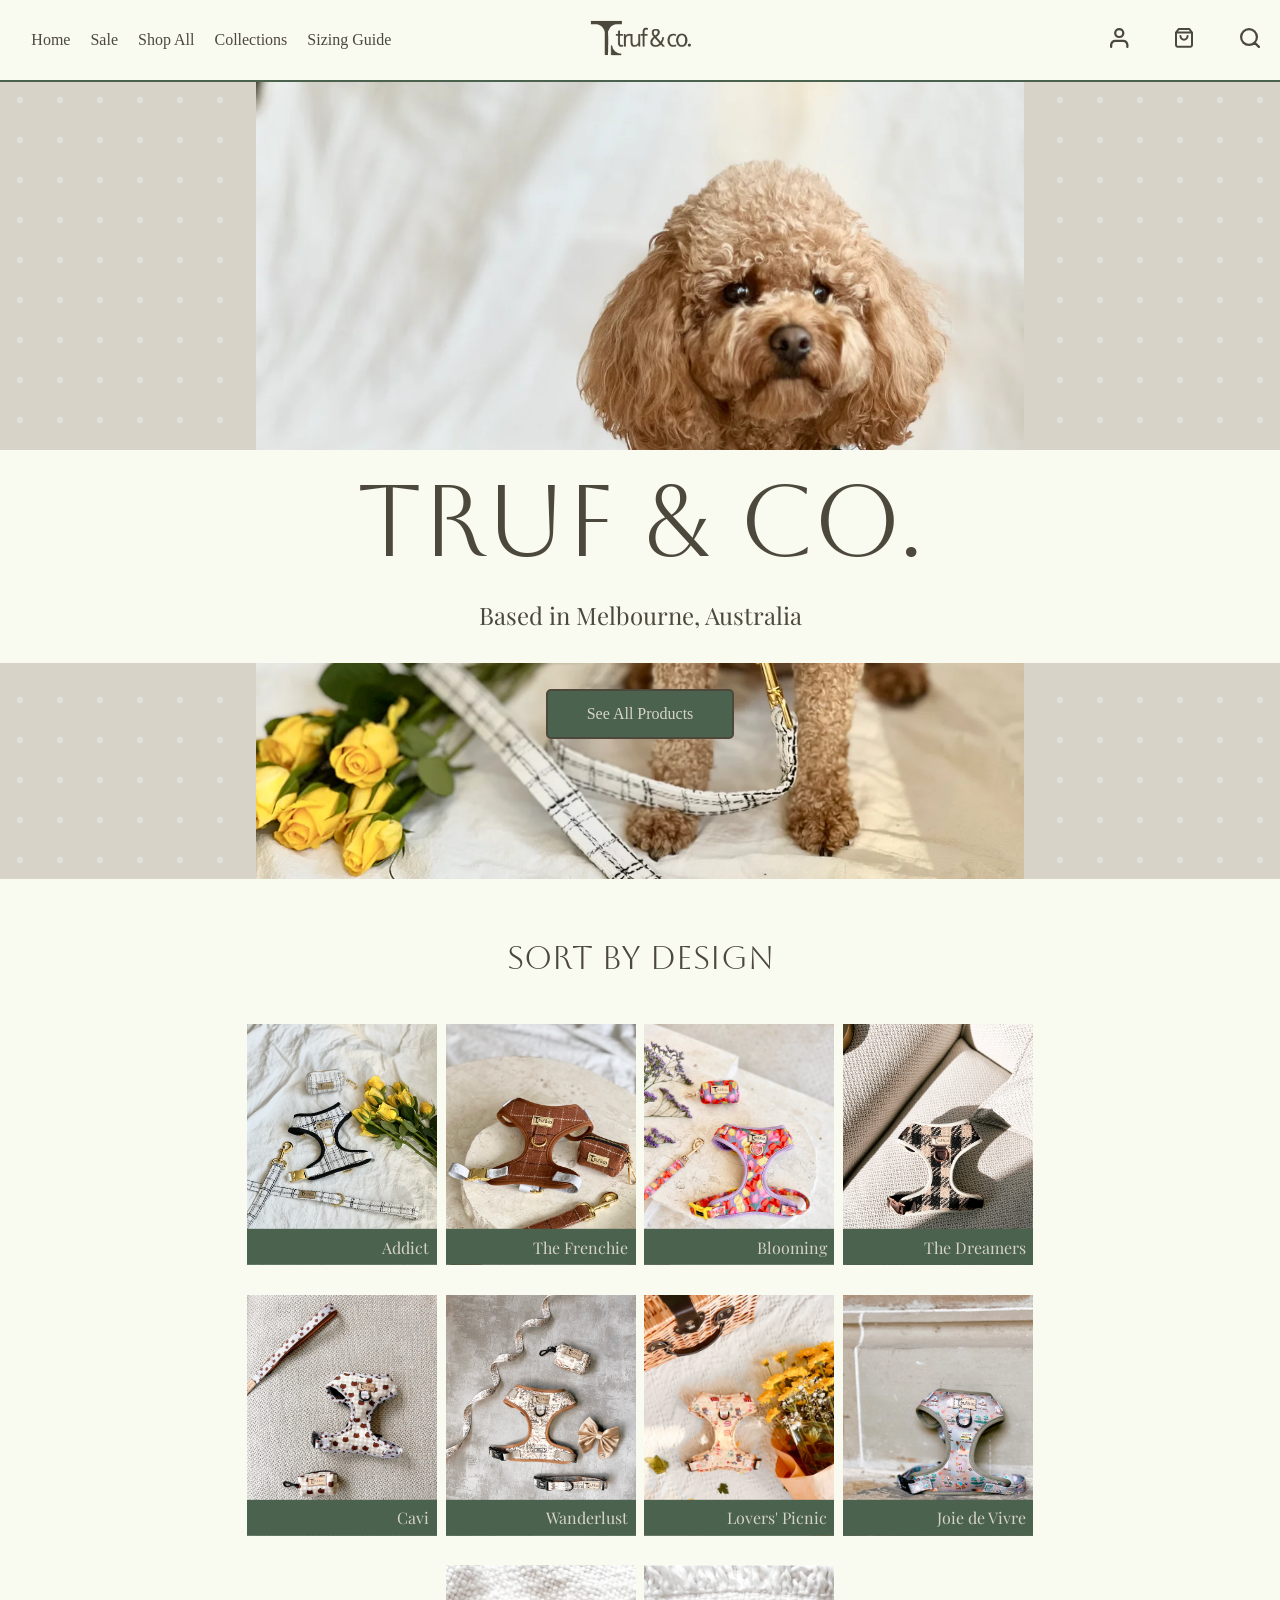
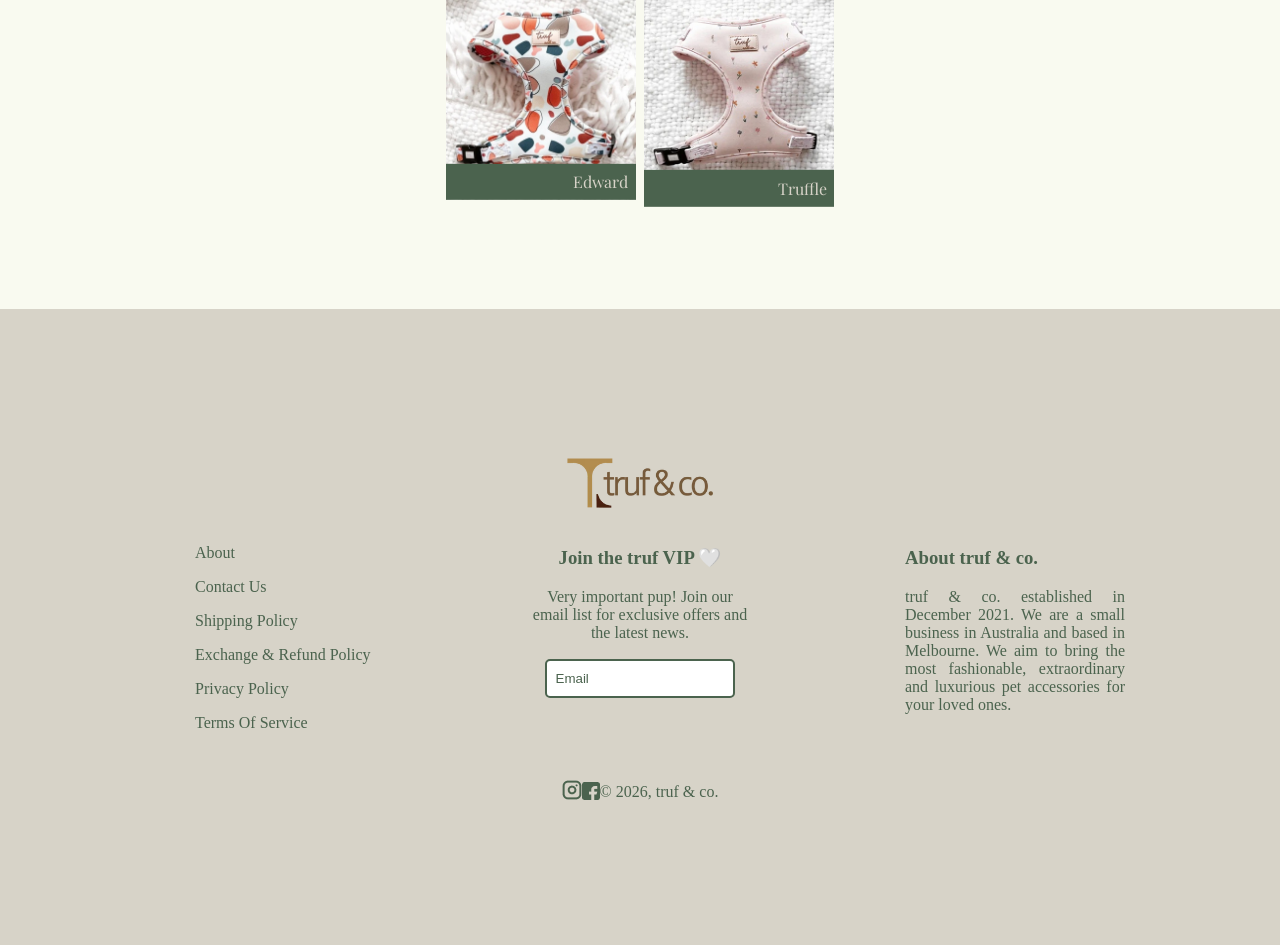
<file: index.html>
<!DOCTYPE html>
<html lang="en">
<head>
    <meta charset="UTF-8">
    <meta name="viewport" content="width=device-width, initial-scale=1.0">
    <title>truf & co.</title>
    
    <link rel="stylesheet" href="style.css">
    <link rel="preconnect" href="https://fonts.googleapis.com">
    <link rel="preconnect" href="https://fonts.gstatic.com" crossorigin>
    <link href="https://fonts.googleapis.com/css2?family=Aboreto&family=Playfair+Display:ital,wght@0,400..900;1,400..900&display=swap" rel="stylesheet">
    
</head>
<body>
    <nav>
        <ul class="leftAlign">
            <li class="desktop"><a href="index.html">Home</a></li>
            <li class="desktop"><a href="">Sale</a></li>
            <li class="desktop">
                <div class="dropdown desktop">
                    <a href="allProducts.html" class="dropbtn">Shop All</a><br>
                    <aside class="dropdownContent">
                            <br><a href="harnessProductListing.html">Harnesses</a> <br><br>
                            <a href="sweaterProductListing.html">Sweaters & Jumpers</a><br><br>
                            <a href="">Bandanas</a><br><br>
                            <a href="">Leashes</a><br><br>
                            <a href="">Collars</a><br><br>
                            <a href="">Waste Bag Holders</a><br><br>
                            <a href="">Accessories</a><br><br>
                            <a href="">For Hoomans</a><br>
                    </aside>

                    
                </div>
            </li>

            <li class="desktop">
                <div class="dropdown">
                    <a class="dropbtn">Collections</a><br>
                    <aside class="dropdownContent">
                            <br><a href="addictProductListing.html">Addict</a> <br><br>
                            <a href="">The Frenchie</a><br><br>
                            <a href="">Blooming</a><br><br>
                            <a href="">The Dreamers</a><br><br>
                            <a href="">Cavi</a><br><br>
                            <a href="">Wanderlust</a><br><br>
                            <a href="">Lover's Picnic</a><br><br>
                            <a href="">Joie de Vivre</a><br><br>
                            <a href="">Edward</a><br><br>
                            <a href="">Truffle</a><br>
                    </aside>
                </div>    
            </li>
            <li class="desktop"><a href="">Sizing Guide</a></li>

            <li><div class="mobile">
            <a href="index.html" style="border: none;"><img src="image/truflogo1Vectorized.png" height="40px"></a>
            </li>
        </div>
        </ul>



        <div class="center">
            <a class="desktop" href="index.html" style="border: none;"><img src="image/truflogo1Vectorized.png" height="40px"></a>
        </div>


        <div class="rightAlign">
            <span><a><img src="image/profile.svg" height="20px"></a></span>
            <span><a href="cart.html"> <img src="image/shoppingBag.svg"height="20px"> </a></span>
            <span><a> <img src="image/search.svg"height="20px"> </a></span>
            <span class="mobile"><a onclick="hide('hamburger')"> <img src="image/hamburger.svg"height="20px"> </a></span>
            
        </div>
        <div id="hamburger" class="mobile hidden">
            
            <ul class="sideBar">
            <li class="badge"><a onclick="hide('hamburger')">></a></li>
            <li style="background-color: #D7D3C8;"><a href="index.html">Home</a></li>
            <li><a href="">Sale</a></li>
            <li>
                <details class="dropHamburg">
                    <summary><a href="allProducts.html" class="">Shop All</a></summary>
                    
                            <br><a href="harnessProductListing.html">Harnesses</a> <br><br>
                            <a href="sweaterProductListing.html">Sweaters & Jumpers</a><br><br>
                            <a href="">Bandanas</a><br><br>
                            <a href="">Leashes</a><br><br>
                            <a href="">Collars</a><br><br>
                            <a href="">Waste Bag Holders</a><br><br>
                            <a href="">Accessories</a><br><br>
                            <a href="">For Hoomans</a><br>
                </details> </li>
            <li>
                <details class="dropHamburg">
                    <summary><a class="dropbtn">Collections</a></summary>
                            <br><a href="addictProductListing.html">Addict</a> <br><br>
                            <a href="">The Frenchie</a><br><br>
                            <a href="">Blooming</a><br><br>
                            <a href="">The Dreamers</a><br><br>
                            <a href="">Cavi</a><br><br>
                            <a href="">Wanderlust</a><br><br>
                            <a href="">Lover's Picnic</a><br><br>
                            <a href="">Joie de Vivre</a><br><br>
                            <a href="">Edward</a><br><br>
                            <a href="">Truffle</a><br>
                </details>    
            </li>
            <li><a href="">Sizing Guide</a></li>
        </ul>
        </div>
    </nav>

    <div class="hero" >
        <img src="image/hero.webp" >
        <div class="overlay"> 
            <div class="banner">
                <h1>truf & co.</h1>
                <h2>Based in Melbourne, Australia</h2>
            </div>
            <button onclick="window.location.href='allProducts.html'">See All Products</button>
        </div>
        </div>
    </div>

    <main class="whiteBG" id="Collections">
        <h1 class="heading">Sort By Design</h1>
        <div id="allProducts" class="style"></div>
    </main>

    <footer>
            <img src="image/logo.png" style="height: 50px;" class="footerLogo desktop">
        <div class="footerInfo">
            <div class="footer2">
                <ul>
                    <li>About</li>
                    <li>Contact Us</li>
                    <li>Shipping Policy</li>
                    <li>Exchange & Refund Policy</li>
                    <li>Privacy Policy</li>
                    <li>Terms Of Service</li>
                </ul>
            </div>

            <div class="footer1"> 
                <h3>Join the truf VIP 🤍</h3> 
                <p>Very important pup! Join our email list for exclusive offers and the latest news.</p>
                <input type="email" value="Email">
            </div>
            
            <div class="footer3">
                <h3>About truf & co.</h1>
                truf & co. established in December 2021. We are a small business in Australia and based in Melbourne. We aim to bring the most fashionable, extraordinary and luxurious pet accessories for your loved ones.
                </div>
        </div>
        
        <div class="footerBottom">
            <span><img src="image/Instagram.png"><img src="image/Group 24.png"></span>
            <p>© 2026, truf & co.</p>
        </div>
    </footer>
</body>
<script src="products.js"></script>
<script src="script.js"></script>
</html>
</file>
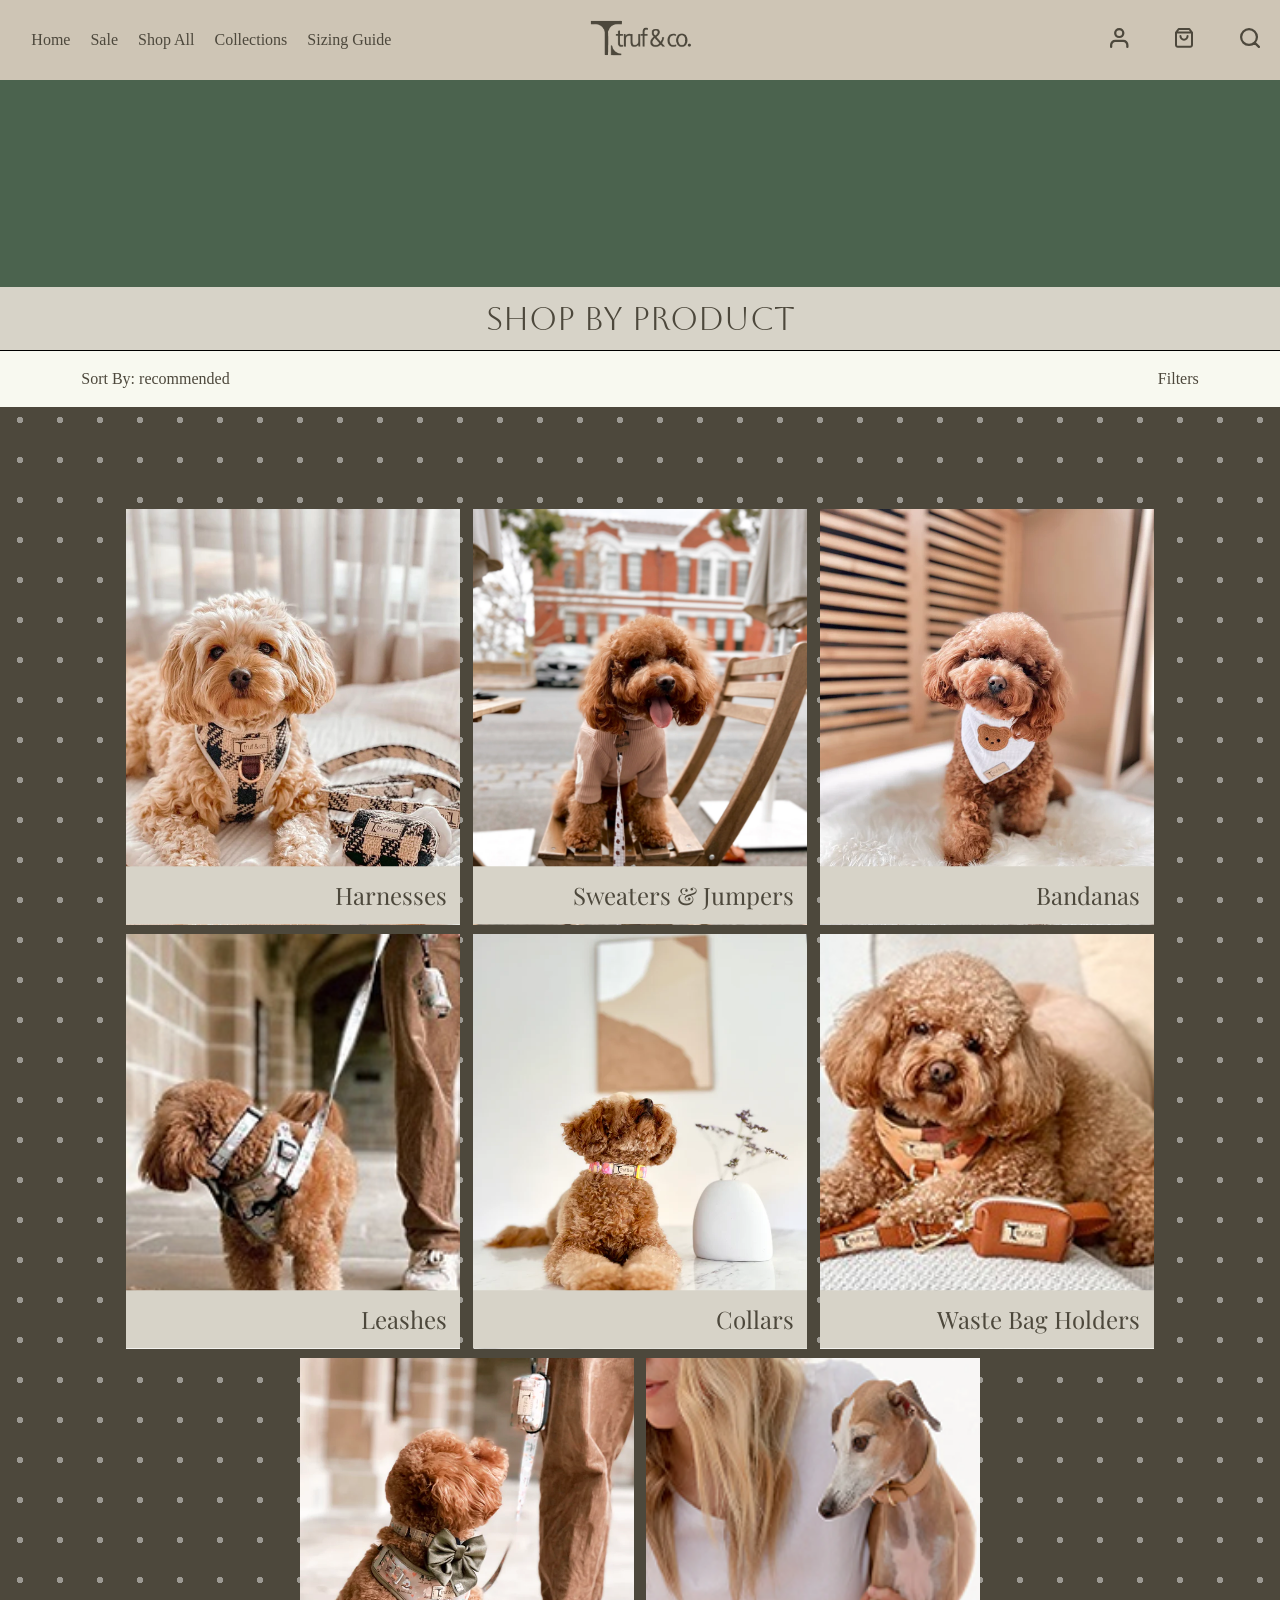
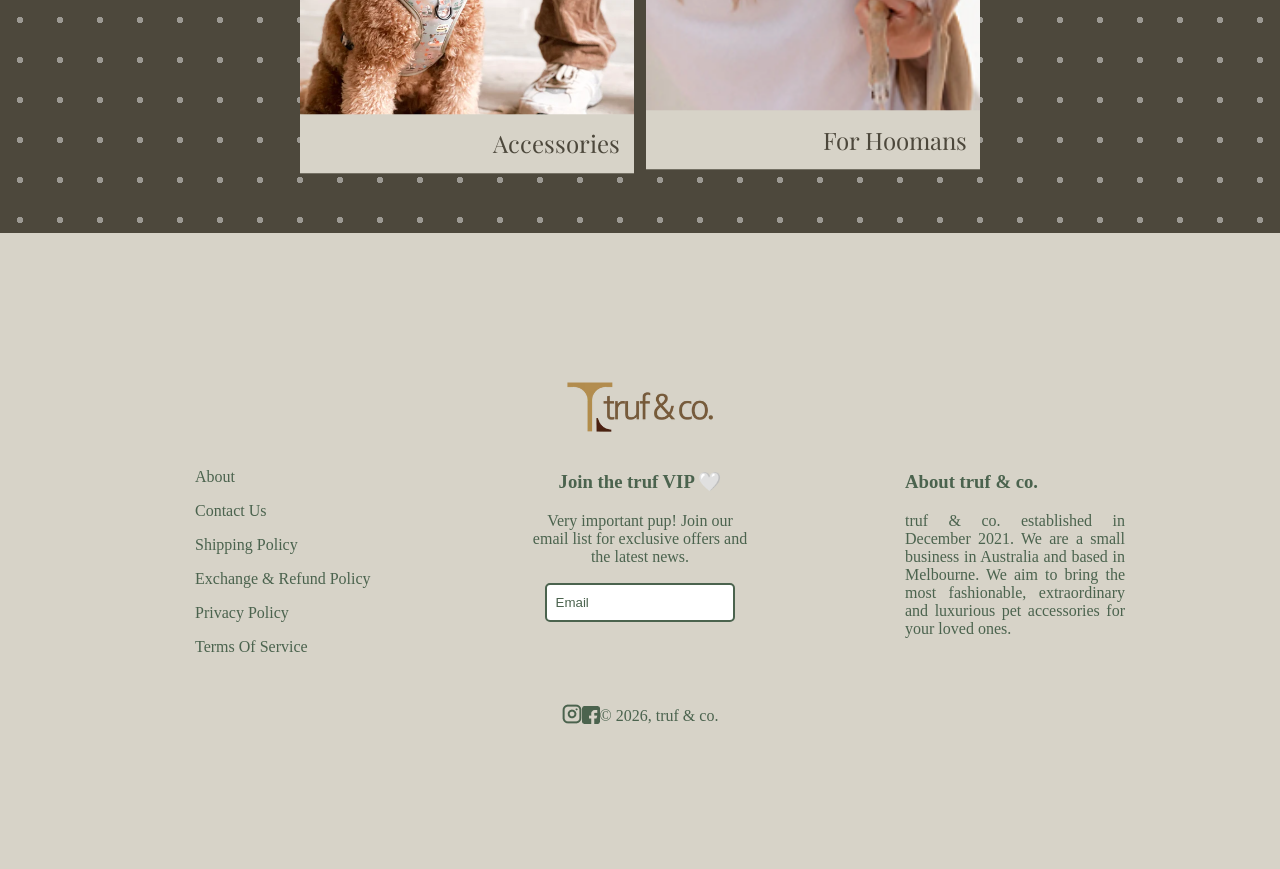
<file: allProducts.html>
<!DOCTYPE html>
<html lang="en">
<head>
    <meta charset="UTF-8">
    <meta name="viewport" content="width=device-width, initial-scale=1.0">
    <title>All Products - truf & co</title>

    <link rel="stylesheet" href="style.css">
    <link rel="preconnect" href="https://fonts.googleapis.com">
    <link rel="preconnect" href="https://fonts.gstatic.com" crossorigin>
    <link href="https://fonts.googleapis.com/css2?family=Aboreto&family=Playfair+Display:ital,wght@0,400..900;1,400..900&display=swap" rel="stylesheet">
</head>
<body class="productPage">
    <nav class="productPageNav">
        <ul class="leftAlign">
            <li class="desktop"><a href="index.html">Home</a></li>
            <li class="desktop"><a href="">Sale</a></li>
            <li class="desktop">
                <div class="dropdown desktop">
                    <a href="allProducts.html" class="dropbtn">Shop All</a><br>
                    <aside class="dropdownContent">
                            <br><a href="harnessProductListing.html">Harnesses</a> <br><br>
                            <a href="sweaterProductListing.html">Sweaters & Jumpers</a><br><br>
                            <a href="">Bandanas</a><br><br>
                            <a href="">Leashes</a><br><br>
                            <a href="">Collars</a><br><br>
                            <a href="">Waste Bag Holders</a><br><br>
                            <a href="">Accessories</a><br><br>
                            <a href="">For Hoomans</a><br>
                    </aside>

                    
                </div>
            </li>

            <li class="desktop">
                <div class="dropdown">
                    <a class="dropbtn">Collections</a><br>
                    <aside class="dropdownContent">
                            <br><a href="addictProductListing.html">Addict</a> <br><br>
                            <a href="">The Frenchie</a><br><br>
                            <a href="">Blooming</a><br><br>
                            <a href="">The Dreamers</a><br><br>
                            <a href="">Cavi</a><br><br>
                            <a href="">Wanderlust</a><br><br>
                            <a href="">Lover's Picnic</a><br><br>
                            <a href="">Joie de Vivre</a><br><br>
                            <a href="">Edward</a><br><br>
                            <a href="">Truffle</a><br>
                    </aside>
                </div>    
            </li>
            <li class="desktop"><a href="">Sizing Guide</a></li>

            <li><div class="mobile">
            <a href="index.html" style="border: none;"><img src="image/truflogo1Vectorized.png" height="40px"></a>
            </li>
        </div>
        </ul>



        <div class="center">
            <a class="desktop" href="index.html"><img src="image/truflogo1Vectorized.png" height="40px"></a>
        </div>


        <div class="rightAlign">
            <span><a><img src="image/profile.svg" height="20px"></a></span>
            <span><a href="cart.html"> <img src="image/shoppingBag.svg"height="20px"> </a></span>
            <span><a> <img src="image/search.svg"height="20px"> </a></span>
            <span class="mobile"><a onclick="hide('hamburger')"> <img src="image/hamburger.svg"height="20px"> </a></span>
            
        </div>
        <div id="hamburger" class="mobile hidden">
            
            <ul class="sideBar">
            <li class="badge"><a onclick="hide('hamburger')">></a></li>
            <li style="background-color: #D7D3C8;"><a href="index.html">Home</a></li>
            <li><a href="">Sale</a></li>
            <li>
                <details class="dropHamburg">
                    <summary><a href="allProducts.html" class="">Shop All</a></summary>
                    
                            <br><a href="harnessProductListing.html">Harnesses</a> <br><br>
                            <a href="sweaterProductListing.html">Sweaters & Jumpers</a><br><br>
                            <a href="">Bandanas</a><br><br>
                            <a href="">Leashes</a><br><br>
                            <a href="">Collars</a><br><br>
                            <a href="">Waste Bag Holders</a><br><br>
                            <a href="">Accessories</a><br><br>
                            <a href="">For Hoomans</a><br>
                </details> </li>
            <li>
                <details class="dropHamburg">
                    <summary><a class="dropbtn">Collections</a></summary>
                            <br><a href="addictProductListing.html">Addict</a> <br><br>
                            <a href="">The Frenchie</a><br><br>
                            <a href="">Blooming</a><br><br>
                            <a href="">The Dreamers</a><br><br>
                            <a href="">Cavi</a><br><br>
                            <a href="">Wanderlust</a><br><br>
                            <a href="">Lover's Picnic</a><br><br>
                            <a href="">Joie de Vivre</a><br><br>
                            <a href="">Edward</a><br><br>
                            <a href="">Truffle</a><br>
                </details>    
            </li>
            <li><a href="">Sizing Guide</a></li>
        </ul>
        </div>
    </nav>

    <div class="wrapper">
        <br><br><br>
    </div>

    <div class="stickyTitle">
        <div class="titleHeading">
            <h1>Shop By Product </h1>
        </div>
    </div>

    <div class="Filter">
        <p>Sort By: recommended </p>
        <p>Filters </p>
    </div>
    <main>
        <div id="allProducts" class="productType"></div>
    </main>

    <footer>
            <img src="image/logo.png" style="height: 50px;" class="footerLogo desktop">
        <div class="footerInfo">
            <div class="footer2">
                <ul>
                    <li>About</li>
                    <li>Contact Us</li>
                    <li>Shipping Policy</li>
                    <li>Exchange & Refund Policy</li>
                    <li>Privacy Policy</li>
                    <li>Terms Of Service</li>
                </ul>
            </div>

            <div class="footer1"> 
                <h3>Join the truf VIP 🤍</h3> 
                <p>Very important pup! Join our email list for exclusive offers and the latest news.</p>
                <input type="email" value="Email">
            </div>
            
            <div class="footer3">
                <h3>About truf & co.</h1>
                truf & co. established in December 2021. We are a small business in Australia and based in Melbourne. We aim to bring the most fashionable, extraordinary and luxurious pet accessories for your loved ones.
                </div>
        </div>
        
        <div class="footerBottom">
            <span><img src="image/Instagram.png"><img src="image/Group 24.png"></span>
            <p>© 2026, truf & co.</p>
        </div>
    </footer>

    <script src="products.js"></script>
    <script src="script.js"></script>
    
</body>

</html>
</file>
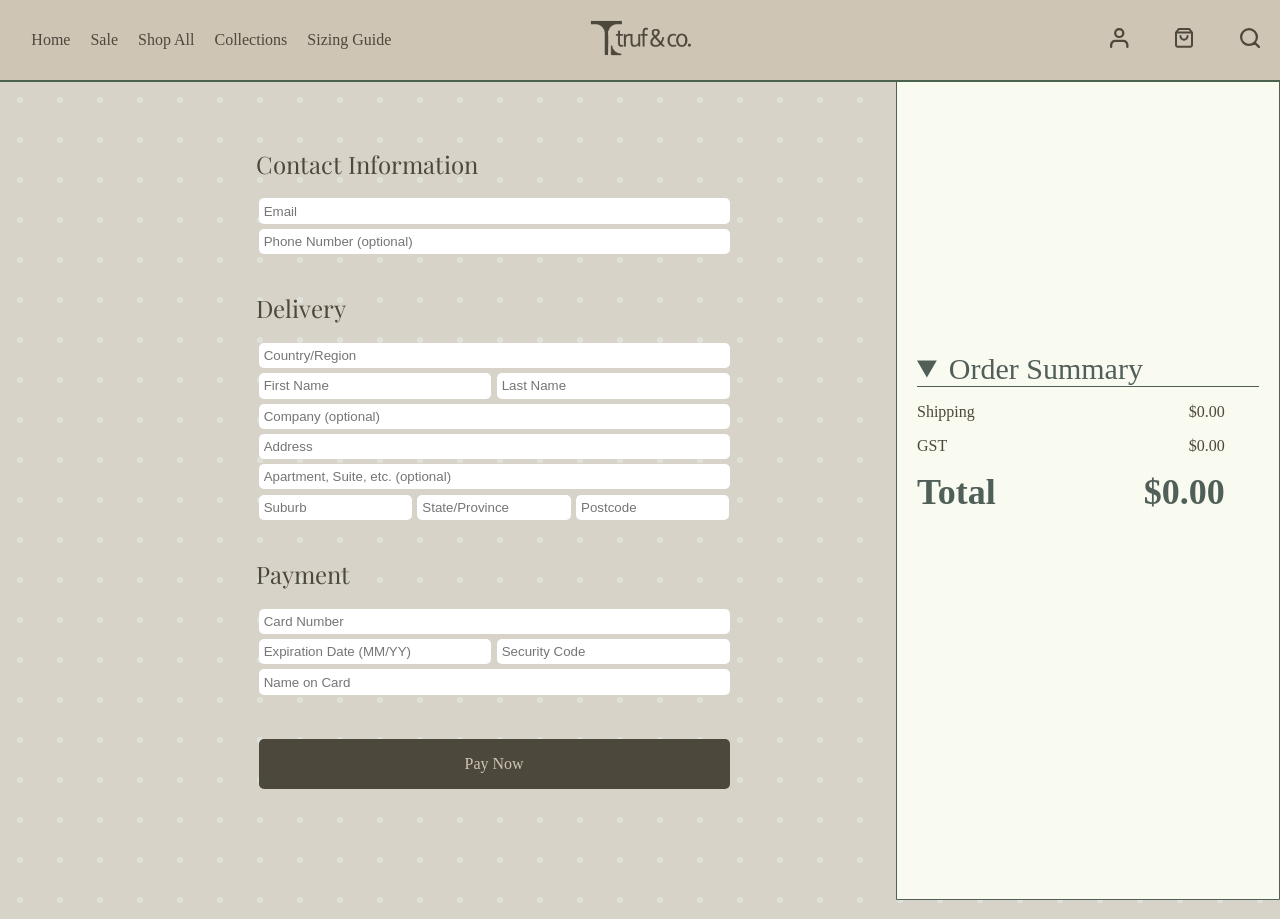
<file: checkout.html>
<!DOCTYPE html>
<html lang="en">
<head>
    <meta charset="UTF-8">
    <meta name="viewport" content="width=device-width, initial-scale=1.0">
    <title>Checkout - truf & co.</title>

     <link rel="stylesheet" href="style.css">
    <link rel="preconnect" href="https://fonts.googleapis.com">
    <link rel="preconnect" href="https://fonts.gstatic.com" crossorigin>
    <link href="https://fonts.googleapis.com/css2?family=Aboreto&family=Playfair+Display:ital,wght@0,400..900;1,400..900&display=swap" rel="stylesheet">
</head>
<body>
    <nav class="productPageNav">
        <ul class="leftAlign">
            <li class="desktop"><a href="index.html">Home</a></li>
            <li class="desktop"><a href="">Sale</a></li>
            <li class="desktop">
                <div class="dropdown desktop">
                    <a href="allProducts.html" class="dropbtn">Shop All</a><br>
                    <aside class="dropdownContent">
                            <br><a href="harnessProductListing.html">Harnesses</a> <br><br>
                            <a href="sweaterProductListing.html">Sweaters & Jumpers</a><br><br>
                            <a href="">Bandanas</a><br><br>
                            <a href="">Leashes</a><br><br>
                            <a href="">Collars</a><br><br>
                            <a href="">Waste Bag Holders</a><br><br>
                            <a href="">Accessories</a><br><br>
                            <a href="">For Hoomans</a><br>
                    </aside>

                    
                </div>
            </li>

            <li class="desktop">
                <div class="dropdown">
                    <a class="dropbtn">Collections</a><br>
                    <aside class="dropdownContent">
                            <br><a href="addictProductListing.html">Addict</a> <br><br>
                            <a href="">The Frenchie</a><br><br>
                            <a href="">Blooming</a><br><br>
                            <a href="">The Dreamers</a><br><br>
                            <a href="">Cavi</a><br><br>
                            <a href="">Wanderlust</a><br><br>
                            <a href="">Lover's Picnic</a><br><br>
                            <a href="">Joie de Vivre</a><br><br>
                            <a href="">Edward</a><br><br>
                            <a href="">Truffle</a><br>
                    </aside>
                </div>    
            </li>
            <li class="desktop"><a href="">Sizing Guide</a></li>

            <li><div class="mobile">
            <a href="index.html" style="border: none;"><img src="image/truflogo1Vectorized.png" height="40px"></a>
            </li>
        </div>
        </ul>



        <div class="center">
            <a class="desktop" href="index.html" style="border: none;"><img src="image/truflogo1Vectorized.png" height="40px"></a>
        </div>


        <div class="rightAlign">
            <span><a><img src="image/profile.svg" height="20px"></a></span>
            <span><a href="cart.html"> <img src="image/shoppingBag.svg"height="20px"> </a></span>
            <span><a> <img src="image/search.svg"height="20px"> </a></span>
            <span class="mobile"><a onclick="hide('hamburger')"> <img src="image/hamburger.svg"height="20px"> </a></span>
            
        </div>
        <div id="hamburger" class="mobile hidden">
            
            <ul class="sideBar">
            <li class="badge"><a onclick="hide('hamburger')">></a></li>
            <li style="background-color: #D7D3C8;"><a href="index.html">Home</a></li>
            <li><a href="">Sale</a></li>
            <li>
                <details class="dropHamburg">
                    <summary><a href="allProducts.html" class="">Shop All</a></summary>
                    
                            <br><a href="harnessProductListing.html">Harnesses</a> <br><br>
                            <a href="sweaterProductListing.html">Sweaters & Jumpers</a><br><br>
                            <a href="">Bandanas</a><br><br>
                            <a href="">Leashes</a><br><br>
                            <a href="">Collars</a><br><br>
                            <a href="">Waste Bag Holders</a><br><br>
                            <a href="">Accessories</a><br><br>
                            <a href="">For Hoomans</a><br>
                </details> </li>
            <li>
                <details class="dropHamburg">
                    <summary><a class="dropbtn">Collections</a></summary>
                            <br><a href="addictProductListing.html">Addict</a> <br><br>
                            <a href="">The Frenchie</a><br><br>
                            <a href="">Blooming</a><br><br>
                            <a href="">The Dreamers</a><br><br>
                            <a href="">Cavi</a><br><br>
                            <a href="">Wanderlust</a><br><br>
                            <a href="">Lover's Picnic</a><br><br>
                            <a href="">Joie de Vivre</a><br><br>
                            <a href="">Edward</a><br><br>
                            <a href="">Truffle</a><br>
                </details>    
            </li>
            <li><a href="">Sizing Guide</a></li>
        </ul>
        </div>
    </nav>

    <form id="checkoutForm">
        <h2>Contact Information</h2>
        <ul>
            <li class="row1">
                <input type="email" id="email" name="email" placeholder="Email" required>
            </li>
            <li class="row1">
                <input type="number" id="phone" name="phone" placeholder="Phone Number (optional)" oninput="this.value = this.value.replace(/\D/g, '')">
            </li>
        </ul>
        <h2>Delivery</h2>
        <ul>
            <li class="row1">
                <input type="text" id="country" name="country" placeholder="Country/Region" required>
            </li>
            <li class="row2">
                <input type="text" id="fName" name="fName" placeholder="First Name" required><input type="text" id="lName" name="lName" placeholder="Last Name" required>
            </li>
            <li class="row1">
                <input type="text" id="company" name="company" placeholder="Company (optional)">
            </li>
            <li class="row1">
                <input type="text" id="address" name="address" placeholder="Address" required>
            </li>
            <li class="row1">
                <input type="text" id="apartment" name="apartment" placeholder="Apartment, Suite, etc. (optional)">
            </li>
            <li class="row3">
                <input type="text" id="suburb" name="suburb" placeholder="Suburb" required><input type="text" id="country" name="country" placeholder="State/Province" required><input type="text" id="postcode" name="postcode" placeholder="Postcode" required>
            </li>
        </ul>
        <h2>Payment</h2>
        <ul>
            <li class="row1">
                <input type="number" id="card" name="card" placeholder="Card Number" required oninput="this.value = this.value.replace(/\D/g, '')">
            </li>
            <li class="row2">
                <input type="number" id="exp" name="exp" placeholder="Expiration Date (MM/YY)" required oninput="this.value = this.value.replace(/\D/g, '')"><input type="number" id="secCode" name="secCode" placeholder="Security Code" required oninput="this.value = this.value.replace(/\D/g, '')">
            </li>
            <li class="row1">
                <input type="text" id="cardName" name="cardName" placeholder="Name on Card" required>
            </li>
        </ul>

        <input class="submitB" onsubmit="payConfirm();" type="submit"  value="Pay Now">
        
    </form>

    <div id="purchaseComplete" class="hidden">
        <div class="innerpopup white">
            <h2 style="font-size: 40px; color: #4B634E;">Purchase <br> Completed!</h2>
            <div class="square"><svg xmlns="http://www.w3.org/2000/svg" width="36" height="26" viewBox="0 0 36 26" fill="none">
            <path d="M34 2L12 24L2 14" stroke="#4B634E" stroke-width="4" stroke-linecap="round" stroke-linejoin="round"/>
            </svg></div>
            <button onclick="window.location.href='index.html'"> Back to Home </button>
        </div>
    </div>

    
    <aside id="orderSum" class="orderSummaryPopup">
        <details open>
            <summary>Order Summary</summary>
            <div id="orderSummary"> </div>
        </details>
    </aside>
    
    <script src="products.js"></script>
    <script src="cart.js"></script>
    <script src="script.js"></script>
</body>
<script>
    const x = window.matchMedia("(max-width: 1200px)")
    orderSum(x);

    x.addEventListener('change', function() {
    orderSum(x);
    }); 
    const form = document.getElementById("checkoutForm");
    form.addEventListener('submit', function(event){
        event.preventDefault()
        payConfirm()
    });
</script>
</html>
</file>
<file: style.css>
:root {
  --polka-bg-image:
    radial-gradient(#dfe0d7 10.6%, transparent 5.6%);
  --polka-bg-position: 0px 0px, 40px 40px;
  --polka-bg-size: 40px 40px;
  --polka-bg-color: #D7D3C8;
}
body{
    margin: 0;
    margin-top: 80px;
    padding: 0;
    font-family: "Times New Roman", system-ui;
    overflow-x: hidden;
    color: #4D483C;
    background-image: var(--polka-bg-image);
    background-position: var(--polka-bg-position);
    background-size: var(--polka-bg-size);
    background-color: var(--polka-bg-color);    
}

main{
    margin: 6% 0;
}

a {
    text-decoration: none;
    color: #4D483C;
}

h1 {
    font-family: "Aboreto", system-ui;
    font-weight: 100;
    font-style: normal;
}
h2 {
    font-family: "Playfair Display", system-ui;
    font-weight: 100;
    font-style: normal;
}
button {
    background: #CEC5B5; 
    border: 0;
    height: 50px;
    cursor:pointer;
    border-radius: 5px;
    font-size: 16px;
    font-family: 'Times New Roman', Times, serif;
}

button:hover, .submitB:hover {
    cursor: pointer;
    background-color: #4B634E;
    color: #CEC5B5;
    box-shadow: 0px 4px 5px rgba(77, 72, 60, .4) ;
}
@keyframes slideInDown {
    from {
        transform: translateY(100%);
        opacity: 0;
    }
    to {
        transform: translateY(0);
        opacity: 1;
    }
}

@keyframes fadeIn {
    from {
        opacity: 0;
    }
    to {
        opacity: 1;
    }
}


                                                                  /* Nav bar */

nav {
    height: 80px;
    width: 100%;
    display: grid;
    position: fixed;
    top: 0;
    left: 0;
    grid-template-columns:1fr 1fr 1fr;
    align-items: center;
    padding: 0;
    z-index: 10;
    background-color: #f9faf0;
    border-bottom: 2px solid #4B634E;
}
.leftAlign {
    justify-self: start;
    width: 100%;
    height: 50px;
    display: flex;
    flex-direction: row;
}

.center {
    justify-self: center;
}

.rightAlign {
    justify-self: end;
    width: 150px;
    padding-left: 20px;
    padding-right: 20px;
    display: flex;
    justify-content: space-between;
}
nav > ul{
    margin:0 5% 0 5%;
    padding:0;
    list-style-type: none;
}

nav li{
    padding: 10px ;
    margin-top: auto;
    margin-bottom: auto;
    flex-shrink: 0;
    height:fit-content;
}

.dropdownContent {
    display: none;
    background-color: #F8F9F0;
}

.dropdownContent a{
    margin: 10px;
    padding: 5px;
}

.dropdownContent a:hover, nav a:hover{
    border-bottom: #4B634E 1px solid;
}


.dropdown:hover .dropdownContent {
    display: block;
    position: absolute;
    padding: 10px;
    border-radius: 2px;
    animation: fadeIn .1s ease-out;
}
.productPageNav {
    background-color: #CEC5B5;
}
.productPageNav .dropdownContent{
    background-color: #CEC5B5;
}
.productNav {
    background-color: #F8F9F0;
}
.mobile {
    display: none;
}

#hamburger {
    height: 100%;
    width: 80%;
    background-color: #F8F9F0;
    position:fixed;
    top: 0;
    right: 0;
    box-shadow: 10px 0 100px #4D483C;
}

.sideBar {
    list-style-type: none;
    margin-top: 20%;
    padding-left: 0px;
    font-weight: 400;
    font-size: 20px;
}
.sideBar li{
    padding-left: 10%;
}


                                                                  /* Footer */
footer {
    color: #4B634E;
    background-color: #D7D3C8;
    padding: 3% 5% 0;
    padding: 10%;
}
.footerLogo, .footerBottom{
    margin: 2% auto;
    display: flex;
    justify-content: center; 
    align-items: center;
    flex-direction: row;
}
.footerBottom{
    margin-bottom: 0;
}
footer input {
    margin: .5%;
    border: #4B634E 2px solid;
    padding: 10px 4%;
    border-radius: 5px;
    color: #4B634E;
}

.footerInfo {
    display: flex;
    justify-content: center;
    gap: 155px;
    width: 100%;
}
.footer1{
    justify-content: center;
    text-align: center;
    width: 220px;
    order: 2;
}
.footer2, .footer2 ul {
    display: flex;
    width: 220px;
    height: 218px;
    flex-direction: column;
    align-items: flex-start;
    gap: 16px;
    list-style-type: none;
}
.footer2 { order: 1; }
.footer3 {
    text-align: justify;
    align-items: flex-end;
    width: 220px;
    order: 3;
}
@media (max-width: 1000px) {
    .footerInfo{
        display: flex;
        gap: 0;
        flex-direction: column ;
        align-items: center;
        width: 100%;
    }
    .footer1 { 
        order: 1; 
        width: 100%;
    }
    .footer2 { 
        order: 2; 
        width: 100%;
    }
    .footer3 { 
        order: 3;
        width: 100%; 
    }
}
                                                                  /* Hero */



.hero{
    width: 100%;
    height: 50%;
}

.hero img{
    margin: 0 20% 0 20%;
    display: flex;
    justify-content: center;
    position: relative;
    max-height: 1024px;
    max-width: 60%;
    height: auto;
    width: 70%;
    object-fit: cover;
    z-index: 0;
}
.overlay {
    text-align: center;
    position: absolute;
    top: 50%;
    width: 100%;
    z-index: 1;
}
.banner{
    background-color: #f9faf0;
    padding: 1%;
    box-shadow: black 5px;
}

.banner h1{
    font-size: 100px;
    text-align: center;
    margin: 0;
}
.overlay button{
    margin-top: 2%;
    display: inline-flex;
    justify-content: center; 
    align-items: center;
    padding: 1.5% 3%;    
    background-color: #4B634E;
    color: #D7D3C8;
    border: #4D483C 2px solid;
}
@media (max-width: 1130px) {
    .hero {
        height: 735px;
        margin: 0;
    }
    .hero img{
        height: 100%;
        max-width: 100%;
        width: 100%;
        margin: 0;
    }
    .banner h1{
        font-size: 60px;
    }
}

                                                                  /* Product List Card */
#products {
    display: flex;
    flex-wrap: wrap;
    justify-content: center;
    padding-bottom: 5%;
}

.suggest {
    width: 90%;
    margin: auto;
    margin-top: 1%;
    padding: 1% 5% 5% 5% ;
    background-color: #F8F9F0;
}

.productCard{
    display: inline-flex;
    flex-wrap: wrap;
    justify-content: center;
    justify-content: space-between;
    width: 267px;
    height: 369px;
    margin: 1.2% 0.5%;
}
.productCard img{
    width: 267px;
    height: 306px;
    object-fit: cover;
}
.productText {
    z-index: 1;
    background-color: #F8F9F0;
    padding: 4%;
    padding-bottom: 0;
    height: 64px;
    color: #4B634E;
    font-size: 18px;
}
.productText p, .productText span{
    margin: 0 2% 0 2%;
    display: flex;
    float: left;
}
.productText h4 {
    margin: 1%;
    font-weight: 400;
}
.saleBadge {
    background-color: #4B634E;
    color: #D7D3C8;
    padding: 0 7%;
    margin-left: 2%;
    border-radius: 25px;
}
.offSale {
    background-color: #4D483C;
    color: #D7D3C8;
    padding: 0 7%;
    border-radius: 25px;
}
@media (max-width: 1130px) {
    .productCard{
        flex-direction: row;
        width: 190px;
        height: 262px;
        margin-bottom: 19%;
        
    }
    .productText{
        font-size: 16px;
    }
    .productCard img {
        width: 190px;
        max-height: 262px;
    }
    #products {
        padding-top: 10%;
        padding-bottom: 15%;
    }
}



                                                                  /* Headers */
.wrapper {
    width: 100%;
    height: auto;
    background-color: #4B634E;
    font-size: 60px;
    color: #F8F9F0;
    text-align: center;
}
.wrapper h1{
    padding: 10% 0;
    margin: 0;
}

.wrapper img {
    margin: 0;
    object-fit: cover;
    width: 100%;
    height: 750px;
}

.titleHeading {
    background-color: #D7D3C8;
    margin: 0;
    padding: 1% 0;
    text-align: center;
    border-bottom: black 1px solid;
}
.titleHeading h1{
    margin: 0;
}
.Filter {
    background-color: #F8F9F0;
    display: flex;
    justify-content: space-between;
    padding: 1.5%;
}
.Filter p{
    margin: 0 5%;  
}
.stickyTitle {
    position: sticky;
    z-index: 3;
    top: 80px;
}
                                                                  /* Section */
.productPage{
    background-color: #4D483C;
    --polka-bg-image:
    radial-gradient(#9C9993  10.6%, transparent 5.6%)
}
.productPage .wrapper img {
    height: 500px;
}
.whiteBG {
    background-color: #f9faf0;
    --polka-bg-image:
    radial-gradient(#D7D3C8  10.6%, transparent 5.6%);
    margin-top: 0;
    margin-bottom: 0;
}
#Collections {
    text-align: center;
    padding: 3% 0 100px 0;
}
                                                                  /* Section cards */
.productType {
    display: inline-flex;
    flex-wrap: wrap;
    justify-content: center;
}

.productSection {
    margin: 2% 0.5%;
    width: 334px;
    height: 373px;
}
.productSection img{
    width: 100%;
}
.productSection h2{
    width: 92%;
    background-color: #D7D3C8;
    position: relative;
    transform: translateY(-100%);
    padding: 4%;
    margin: 0;
    text-align: right;
}
.productType img {
    max-height: 415.167px;
    width: 100%;
}
.style {
    display: inline-flex;
    flex-wrap: wrap;
    justify-content: center;
    width: 70%;
    margin: 0 15%;
}
.style .productSection {
    max-height: 10%;
    width: 190px;
    margin: 3% 0.5%;
    height: 217px;
}
.style .productSection img{
    width: 100%;
    max-height: 241.133px;
}
.style .productSection h2{
    background-color: #4B634E;
    color: #D7D3C8;
    font-size: 100%;
}

.style img{
    width: 100%;
}

.imageB {
    display: none;
}
.imageA {
    display: block;
}
.productCard:hover, .productSection:hover {
    .imageA {
        display: none;
    }
    .imageB {
        display:block;
        box-shadow: 0px 4px 5px rgba(77, 72, 60, .4) ;
    }
}

@media (max-width: 1130px) {
    #allProducts {
        margin: 0;
        padding:0;
        flex-direction: row;
        width: 100%;
    }
    .productType .productSection {
        width: 190px;
        height: auto;
        max-height: 236.167px;
        margin-top: 0;
    }
    .productType .productSection img{
        width: 190px;
        height: auto;
        max-height: 236.167px;
    }
    .productType h2{
        font-size: 16px;
    }
}
                                                                  /* product page */
.productInfo {
    display: grid;
    grid-template-columns: 1fr 1fr;
    margin: 2% 4% 15% 4%;
    color: #515F59;
}
.productListing {
    background-color: #F8F9F0;
    --polka-bg-image:transparent;
}
.productListing .wrapper {
    height: 756px;
}
.productInfo h2 {
    margin: 0;
    font-size: 64px;
}
.productInfo .productPrice {
    margin: 0 0 5% 0;
    font-family: "helvetica";
    font-weight: bold;
    font-size: 32px;
}
.productDetails{
    margin: 2%;
}
.productDetails h4{
    margin: 1% 0 0 0;
    font-size: 24px;
    font-weight: normal;
}
.tableHeadings th{
    text-align:left;
    padding-bottom: 2%;
    font-size: 24px
}
.tableHeadings button{
    background: unset; 
    border: 0;
    text-align:left;
    padding-bottom: 1%;
    font-size: 24px;
    font-weight: bold;
    font-family: 'Times New Roman', Times, serif;
    color: #4B634E;
}
.tableData th, .tableData td{
 width: 50%;   
}
.productDetails table {
    width: 100%;
}



.quantity {
    display: grid;
    grid-template-columns:1fr 1fr 1fr;
    text-align: center;
    width: 50%;
    border: #4B634E 2px solid;
    border-radius: 5px;
}

.quantity button{
    background: unset; 
    border: 0;
    padding: 2%;
    color: #4B634E;
    cursor:pointer;
    box-shadow: none;
}
.addToCart button{
    margin-top: 6%;
    border: 0;
    width: 200%;
    height: 50px;
    cursor:pointer;
}

.tableButtons input {
    position: absolute;
    opacity: 0;
    cursor: pointer;
    height: 0;
    width: 0;
}
.tableButtons label{
    
    position: relative;
    cursor: pointer;
    font-size: 22px;
    user-select: none;
}

.tableButtons label input:checked ~ .checkmark {
  background-color: #515F59;
  color: #D7D3C8;
}
.size span {
    display: inline-block;
    height: 50px;
    width: 50px;
    text-align: center;
    background-color: unset;
    color: #515F59;
    border: #515F59 solid 2px;
    border-radius: 5px;
}
.size p{
    transform: translateY(-10px);
}
.colourSelect span{
    display: flex;
    float: left;
    width: 80px;
    height: 80px;
    border-radius: 50px;
    border: #4D483C solid 2px;
    margin-right: 20px;
    margin-bottom: 10%;
}
.colourSelect p{
    margin:auto;
}

.tableButtons label input:checked ~ #selectBeige {
  background-color: #F0D2C8;
}
.tableButtons label input:checked ~ #selectGrey {
  background-color: #CCCACA;
}

.productDetails summary{
    width: 100%;
    font-size: 20px;
    font-family: "Aboreto", system-ui;
    font-weight: 100;
    font-style: normal;
    padding: 3% 0;
    border-top: #4D483C solid 2px;
    cursor:pointer;
}
.productDetails summary::marker {
    content: "";
}


.productDetails details p{
    margin-left: 2%;
    margin-top: -2%;
}

#popup {
    padding: 0 45px;
    z-index: 5;
    position: fixed;
    top: 80px;
    right: 6%;
    justify-content: center;
    align-items: center;
    text-align: center; 
    background-color: rgba(215, 211, 200, 1);
    border: #4D483C 2px solid;
    border-radius: 5px;
}
#popup img {
    width: 200px;
    max-height: 200px;
    object-fit: cover;
    border-radius: 5px;
    border: #4D483C 2px solid;
}
#popup button {
    margin-top: 10%;
    width: 100%;
    border: #4D483C 2px solid;
}
.badge {
    position: absolute;
    top: 10px;
    right: 10px;
    cursor: pointer;
}

@media (max-width: 1130px) {
    .productPage .wrapper, .productPage .wrapper img {
    max-height: 200px;
    }
    .productInfo {
        display: flex;
        flex-direction: column;
        margin-bottom: 10%;
    }
    .productDetails {
        margin-bottom: 15%;
    }
    .productDetails h2{
        font-size: 36px;
    }
    .productDetails h4{
        font-size: 12px;
    }
    .productPrice span, .tableHeadings th {
        font-size: 20px;
    }
    .productListing .wrapper img, .productListing .wrapper {
        height: 50%;
    }

    .tableData span{
        width: 30%;
        height: 50px;
    }
}
                                                                  /* cart page */

#cart {
    display: flex;
    padding: 2%;
    justify-content: flex-start;
    align-items: center;
    flex-wrap: wrap;
}

.cartCard {
    text-align: center;
    width: 200px;
    margin: 1%;
    height: 650px;
    background: rgba(248, 249, 240, 0.50);
    border: 2px solid #515F59;
    padding: 10px 40px;
    border-radius: 5px;
}

.cartCard img {
    min-height: 200px;
    max-height: 200px;
    object-fit:cover;
}
.cartCard .quantity  {
    margin: auto;
    justify-content: center;
    align-items: center;
}

.remove button {
    background-color: transparent;
    margin: 10px;
    border: none;
    box-shadow: none;
}

.toPurchase {
    background: #F8F9F0;
    margin: auto;
    display: flex; 
    flex-direction: column;
    justify-content: center;
    align-items: center;
    padding: 70px;
}
.toPurchase h1 {
    font-size: 60px;
}
.toPurchase h2 {
    margin: 0;
    font-size: 40px;
    color: #515F59;
}
.toPurchase button {
    width: 40%;
    height: 90px;
    border-radius: 5px;
    background-color: transparent;
    margin-top: 25px;
    color: #4D483C;
    text-align: center;
    font-size: 24px;
    border: 2px solid #4B634E;
}
.toPurchase .toCheckout {
    border-width: 0;
    background-color: #CEC5B5;
}


                                                                  /* order summary */
.orderSummaryPopup {
    background-color:#f9faf0;
    width: 30%;
    height: auto;
    position: fixed;
    bottom: 0px;
    right: 0;
    display: flex;
    padding: 30px 20px;
    box-sizing: border-box;
    border: #515F59 1px solid;
    border-top-left-radius: 5px;
}
.orderSummaryPopup summary{
    width: 100%;
    font-size: 30px;
    border-bottom: 1px solid; color: #515F59;
}

.orderSummaryPopup details {
    width: 100%;
}

.orderSummaryPopup :open {
    animation: slideInDown .1s ease-out;
}
#orderSummary {
    display: grid;
    grid-template-columns: 1fr auto;
    gap: 10px;
    width: 90%;
    
}

.rightText {
    text-align: right;
    width: 100px;
}
.total {
    color: #515F59;
    font-family: "Times New Roman";
    font-size: 36px;
    font-style: normal;
    font-weight: 700;
    margin-top: 1%;
}


                                                                  /* Checkout */
.checkoutSummary {
    height: 100%;
    position: fixed;
    flex-direction: column;
    justify-content: center;
    align-items: center;
}

form {
    margin: 10% 50px 10% 20%;
    max-width: 40%;
    display: flex;
    flex-direction: column;
}
form h2{
    margin-bottom: 0%;
}
form ul{
    list-style: none;
    padding: 0;
    display: flex;
    flex-direction: column;
    
}
form input {
    margin: .5%;
    border: none;
    padding: 1%;
    border-radius: 5px;
}

input::-webkit-outer-spin-button,
input::-webkit-inner-spin-button {
  -webkit-appearance: none;
  margin: 0;
}
input[type=number] {
  -moz-appearance: textfield;
}


.row1 input{
    width: 90%
}
.row2 input{
    width: 43.5%;
}
.row3 input{
    width: 28%
}

.submitB {
    margin-top: 5%;
    width: 92%;
    background-color:#4D483C;
    color: #CEC5B5;
    height: 50px;
    cursor:pointer;
    border-radius: 5px;
    font-size: 16px;
    font-family: 'Times New Roman', Times, serif;
    text-align: center;
}


.square {
    height: 130px;
    width: 130px;
    background-color: #F8F9F0;
    border-radius: 5px;
    box-shadow: 0 4px 4px 0 rgba(0, 0, 0, 0.25);
    margin: auto;
    margin-bottom: 5%;
    display: flex;
    justify-content: center; 
    align-items: center;     
}
#purchaseComplete  {
    width: 100%;
    height: 100%;
    z-index: 10;
    position: fixed;
    top: 0;
    justify-content: center;
    align-items: center;
    text-align: center;
    background-image: var(--polka-bg-image);
    background-position: var(--polka-bg-position);
    background-size: var(--polka-bg-size);
    background-color: rgba(206, 197, 181, 1);
}

.innerpopup {
    position: absolute;
    top: 50%;
    left: 50%;
    transform: translate(-50%, -50%);
}
.innerpopup button {
    width: 100%;
    border-radius: 5px;
    border: 2px solid #4B634E;
    color: #4B634E;
    background: #F8F9F0;
    margin-top: 10%;
}
.checkoutSummary2{
    display: flex;
}
@media (max-width: 1200px) {
    .toPurchase button{
        width: 80%;
    }
    #cart {
        padding: 50px;
    }
    .orderSummaryPopup {
        width: 100%;
    }
    .toPurchase h1 {
        font-size: 40px;
    }
    .toPurchase h2, .toPurchase button{
        font-size: 20px;
        height: 60px;
    }
    form {
        max-width: 80%;
        padding-bottom: 40%;
    }

}
@media (max-width: 750px) {
    .mobile {
        display: block;
    }
    .desktop {
        display: none;
    }
}
.hidden {
    display: none;
}

.visible {
    display: block;
    animation: fadeIn 1s ease-in;
}
</file>
